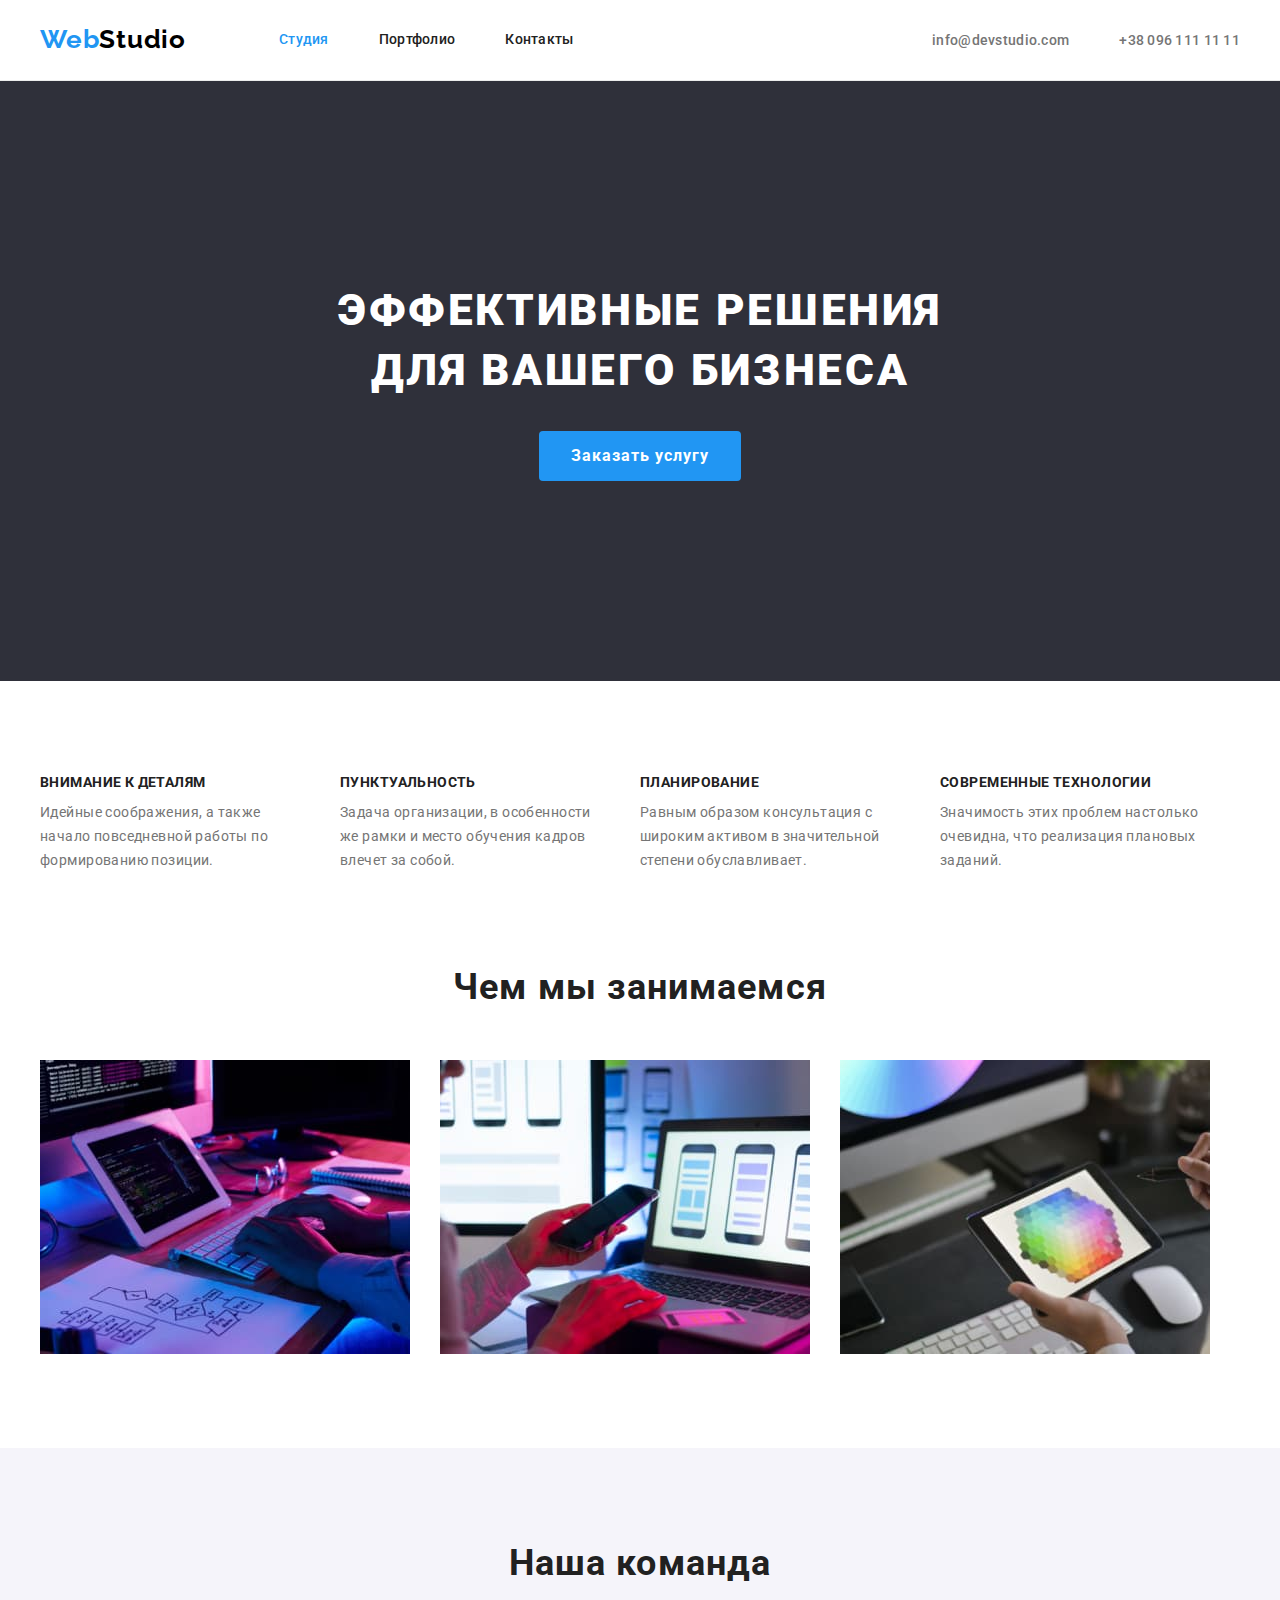
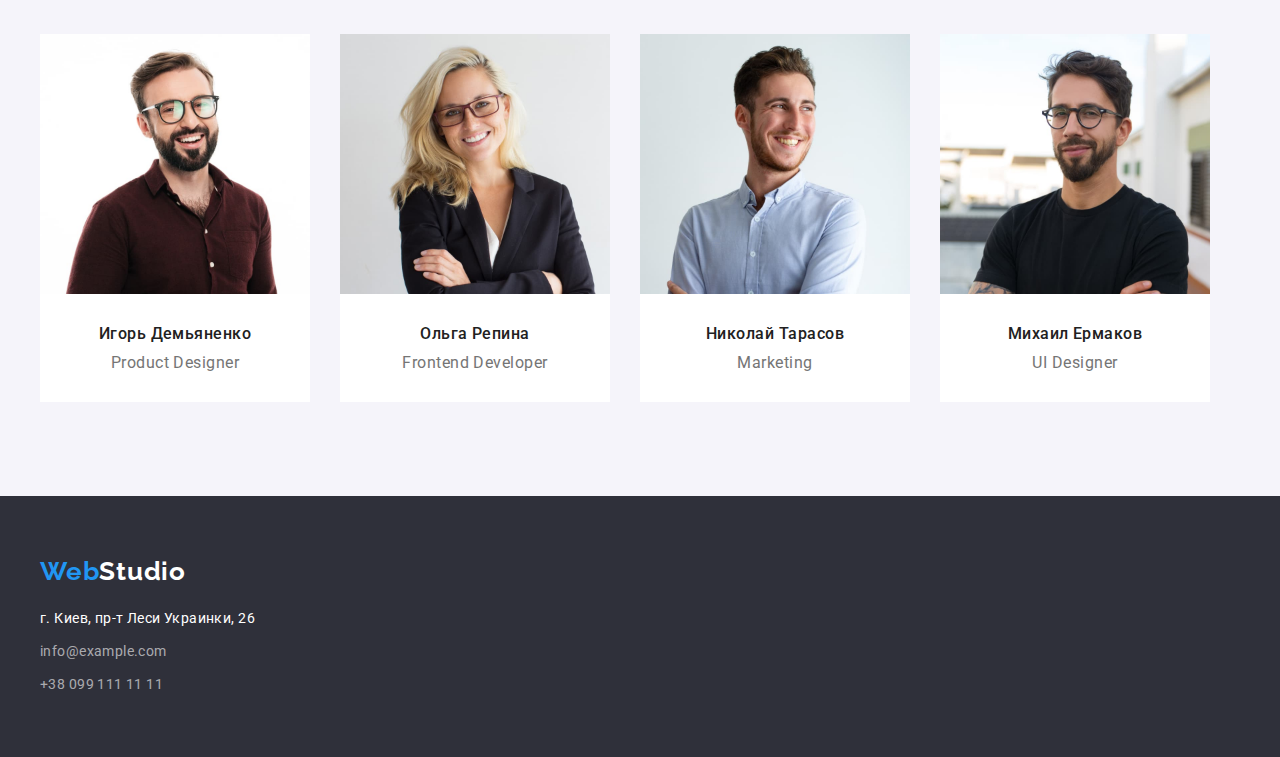
<file: index.html>
<!DOCTYPE html>
<html lang="ru">
  <head>
    <meta charset="UTF-8" />
    <meta http-equiv="X-UA-Compatible" content="IE=edge" />
    <meta name="viewport" content="width=device-width, initial-scale=1.0" />
    <title>Студия</title>
    <link rel="preconnect" href="https://fonts.googleapis.com" />
    <link rel="preconnect" href="https://fonts.gstatic.com" crossorigin />
    <link
      href="https://fonts.googleapis.com/css2?family=Raleway:wght@700&family=Roboto:wght@400;500;700;900&display=swap"
      rel="stylesheet"
    />
    <link
      rel="stylesheet"
      href="https://cdnjs.cloudflare.com/ajax/libs/modern-normalize/1.1.0/modern-normalize.min.css"
      integrity="sha512-wpPYUAdjBVSE4KJnH1VR1HeZfpl1ub8YT/NKx4PuQ5NmX2tKuGu6U/JRp5y+Y8XG2tV+wKQpNHVUX03MfMFn9Q=="
      crossorigin="anonymous"
      referrerpolicy="no-referrer"
    />
    <link rel="stylesheet" href="./css/styles.css" />
  </head>
  <body>
    <!-- Секция хедер -->
    <header class="header">
      <nav class="container main-nav">
        <a class="logo" href="./index.html"> <span class="logo-part">Web</span>Studio</a>
        <ul class="site-nav-list">
          <li class="item"><a href="./index.html" class="site-nav-link-current">Студия</a></li>
          <li class="item"><a href="./portfolio.html" class="site-nav-link">Портфолио</a></li>
          <li class="item"><a href="" class="site-nav-link">Контакты</a></li>
        </ul>
        <ul class="site-nav-contact">
          <li class="item">
            <a class="contact-link" href="mailto:info@devstudio.com">info@devstudio.com</a>
          </li>
          <li class="item">
            <a class="contact-link" href="tel:+380961111111">+38 096 111 11 11</a>
          </li>
        </ul>
      </nav>
    </header>

    <main>
      <!-- Секция герой -->
      <section class="hero">
        <div class="container">
          <h1 class="hero-title">Эффективные решения для вашего бизнеса</h1>
          <button class="button" type="button">Заказать услугу</button>
        </div>
      </section>

      <!-- Особенности -->

      <section class="section-peculiarities">
        <div class="container">
          <h2 class="section-title" hidden>Особенности</h2>
          <ul class="peculiarities-list">
            <li class="points">
              <h3 class="peculiarities-title">Внимание к деталям</h3>
              <p class="peculiarities-item">
                Идейные соображения, а также начало повседневной работы по формированию позиции.
              </p>
            </li>
            <li class="points">
              <h3 class="peculiarities-title">Пунктуальность</h3>
              <p class="peculiarities-item">
                Задача организации, в особенности же рамки и место обучения кадров влечет за собой.
              </p>
            </li>
            <li class="points">
              <h3 class="peculiarities-title">Планирование</h3>
              <p class="peculiarities-item">
                Равным образом консультация с широким активом в значительной степени обуславливает.
              </p>
            </li>
            <li class="points">
              <h3 class="peculiarities-title">Современные технологии</h3>
              <p class="peculiarities-item">
                Значимость этих проблем настолько очевидна, что реализация плановых заданий.
              </p>
            </li>
          </ul>
        </div>
      </section>

      <!-- Чем мы занимаемся -->

      <section class="works">
        <div class="container">
          <h2 class="section-title">Чем мы занимаемся</h2>
          <ul class="work-items">
            <li class="item">
              <img src="./images/box-1.jpg" alt="Программирование" width="370" height="294" />
            </li>
            <li class="item">
              <img src="./images/box-2.jpg" alt="Дизайн" width="370" height="294" />
            </li>
            <li class="item">
              <img src="./images/box-3.jpg" alt="Рисовка" width="370" height="294" />
            </li>
          </ul>
        </div>
      </section>

      <!-- Наша команда -->

      <section class="team">
        <div class="container">
          <h2 class="section-title">Наша команда</h2>
          <ul class="members">
            <li class="team-member">
              <img
                src="./images/team-member-1.jpg"
                alt="Продуктовый дизайнер"
                width="270"
                height="260"
              />
              <div class="description">
                <h3 class="team-member-name">Игорь Демьяненко</h3>
                <p class="team-member-position" lang="en">Product Designer</p>
              </div>
            </li>
            <li class="team-member">
              <img
                src="./images/team-member-2.jpg"
                alt="Фронтенд-разработчик"
                width="270"
                height="260"
              />
              <div class="description">
                <h3 class="team-member-name">Ольга Репина</h3>
                <p class="team-member-position" lang="en">Frontend Developer</p>
              </div>
            </li>
            <li class="team-member">
              <img src="./images/team-member-3.jpg" alt="Маркетинг" width="270" height="260" />
              <div class="description">
                <h3 class="team-member-name">Николай Тарасов</h3>
                <p class="team-member-position" lang="en">Marketing</p>
              </div>
            </li>
            <li class="team-member">
              <img
                src="./images/team-member-4.jpg"
                alt="Дизайнер пользовательского интерфейса"
                width="270"
                height="260"
              />
              <div class="description">
                <h3 class="team-member-name">Михаил Ермаков</h3>
                <p class="team-member-position" lang="en">UI Designer</p>
              </div>
            </li>
          </ul>
        </div>
      </section>
    </main>

    <!-- Секция футер -->
    <footer class="footer">
      <div class="container">
        <a class="logo" href="./index.html"> <span class="logo-part">Web</span>Studio</a>
        <address class="adress">г. Киев, пр-т Леси Украинки, 26</address>
        <ul class="adress-list">
          <li class="adress-item">
            <a href="mailto:info@example.com" class="adress-link">info@example.com</a>
          </li>
          <li class="adress-item">
            <a href="tel:+380991111111" class="adress-link">+38 099 111 11 11</a>
          </li>
        </ul>
      </div>
    </footer>
  </body>
</html>
</file>
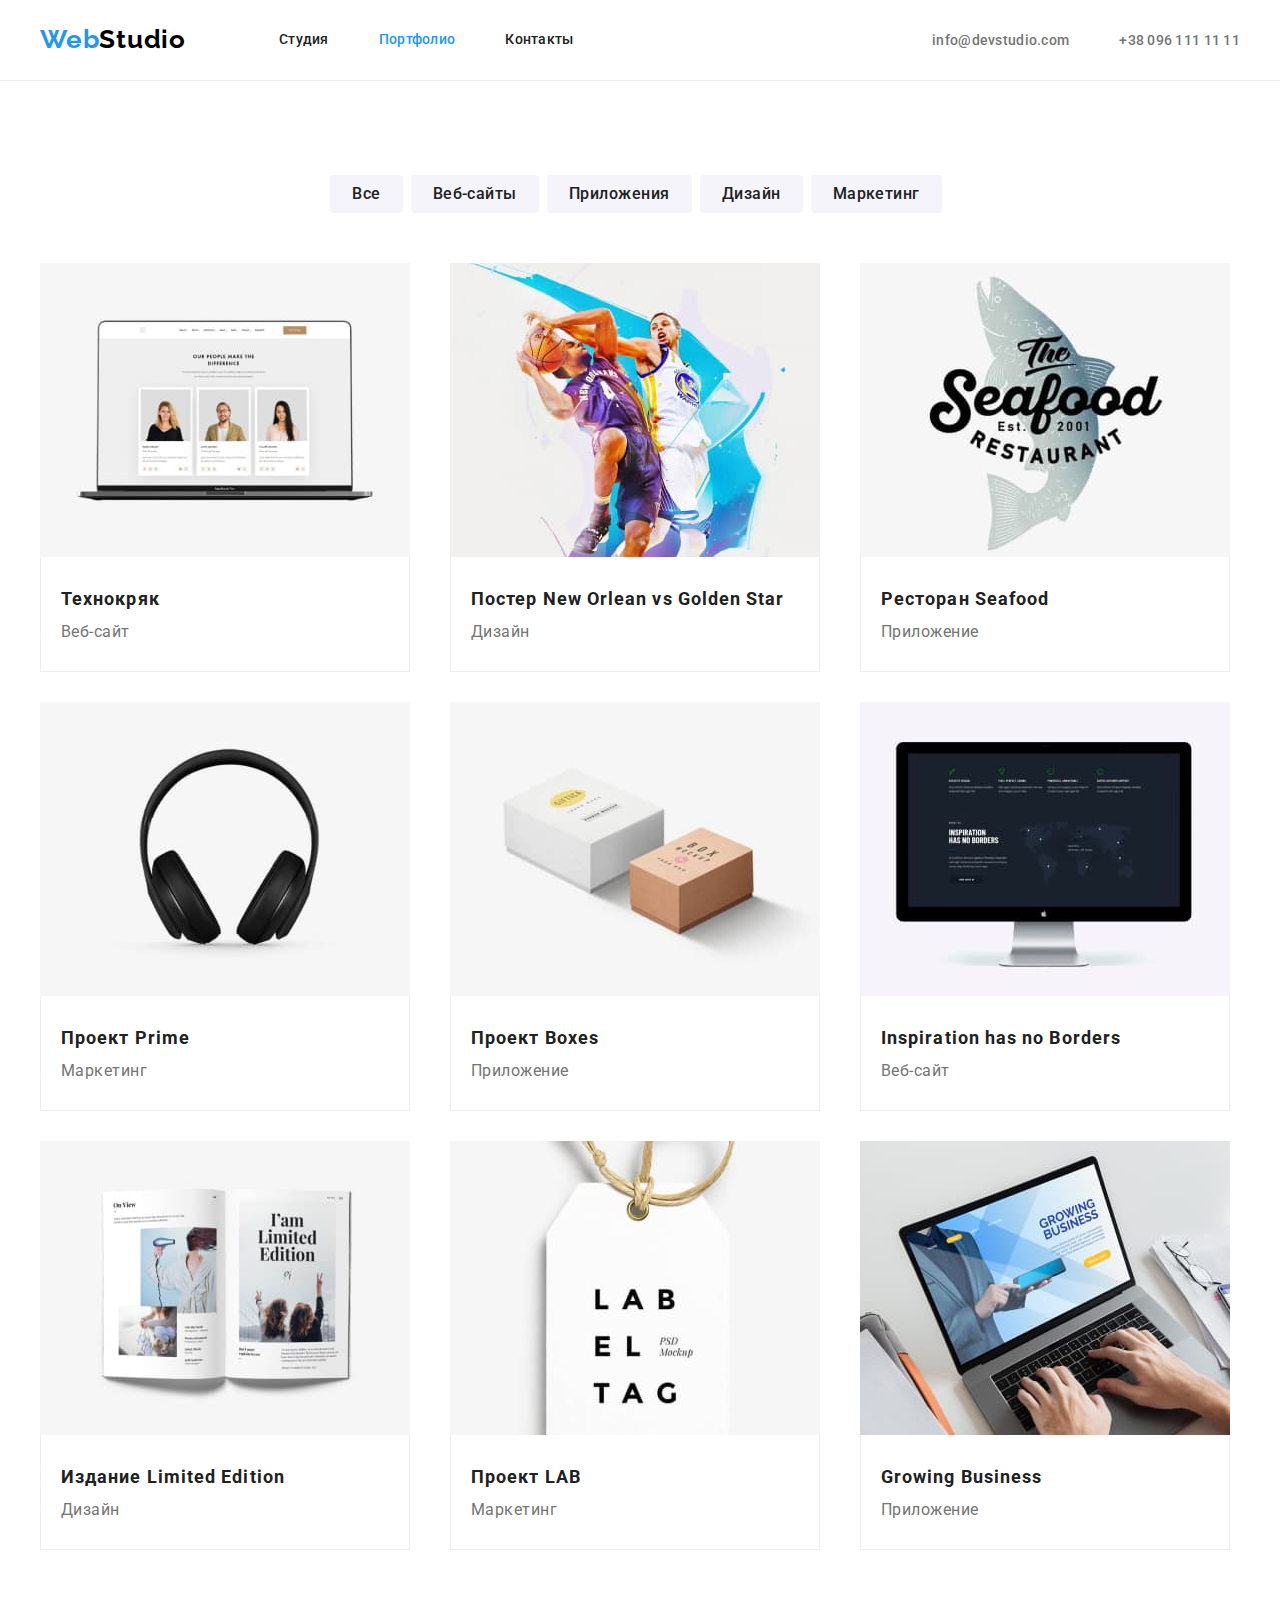
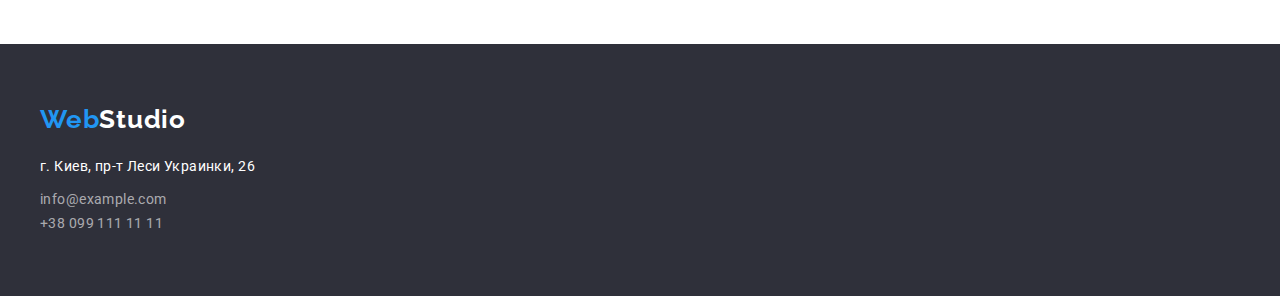
<file: portfolio.html>
<!DOCTYPE html>
<html lang="ru">
  <head>
    <meta charset="UTF-8" />
    <meta http-equiv="X-UA-Compatible" content="IE=edge" />
    <meta name="viewport" content="width=device-width, initial-scale=1.0" />
    <title>Студия</title>
    <link rel="preconnect" href="https://fonts.googleapis.com" />
    <link rel="preconnect" href="https://fonts.gstatic.com" crossorigin />
    <link
      href="https://fonts.googleapis.com/css2?family=Raleway:wght@700&family=Roboto:wght@400;500;700;900&display=swap"
      rel="stylesheet"
    />
    <link
      rel="stylesheet"
      href="https://cdnjs.cloudflare.com/ajax/libs/modern-normalize/1.1.0/modern-normalize.min.css"
      integrity="sha512-wpPYUAdjBVSE4KJnH1VR1HeZfpl1ub8YT/NKx4PuQ5NmX2tKuGu6U/JRp5y+Y8XG2tV+wKQpNHVUX03MfMFn9Q=="
      crossorigin="anonymous"
      referrerpolicy="no-referrer"
    />
    <link rel="stylesheet" href="./css/styles.css" />
  </head>
  <body>
    <!-- Секция хедер -->
    <header class="header">
      <nav class="container main-nav">
        <a class="logo" href="./index.html"> <span class="logo-part">Web</span>Studio</a>
        <ul class="site-nav-list">
          <li class="item"><a href="./index.html" class="site-nav-link">Студия</a></li>
          <li class="item"><a href="" class="site-nav-link-current">Портфолио</a></li>
          <li class="item"><a href="" class="site-nav-link">Контакты</a></li>
        </ul>
        <ul class="site-nav-contact">
          <li class="item">
            <a class="contact-link" href="mailto:info@devstudio.com">info@devstudio.com</a>
          </li>
          <li class="item">
            <a class="contact-link" href="tel:+380961111111">+38 096 111 11 11</a>
          </li>
        </ul>
      </nav>
    </header>

    <main>
      <!-- Секция проэкты -->
      <section class="portfolio">
        <div class="container">
          <ul class="filter">
            <li class="filter-tap"><button class="filter-button" type="button">Все</button></li>
            <li class="filter-tap">
              <button class="filter-button" type="button">Веб-сайты</button>
            </li>
            <li class="filter-tap">
              <button class="filter-button" type="button">Приложения</button>
            </li>
            <li class="filter-tap"><button class="filter-button" type="button">Дизайн</button></li>
            <li class="filter-tap">
              <button class="filter-button" type="button">Маркетинг</button>
            </li>
          </ul>
        </div>
        <div class="container">
          <ul class="projects">
            <li class="items">
              <img src="./images/project-1.jpg" alt="Страница компании" width="370" height="294" />
              <div class="border">
                <h3 class="prorect-title">Технокряк</h3>
                <p class="project-description">Веб-сайт</p>
              </div>
            </li>
            <li class="items">
              <img src="./images/project-2.jpg" alt="Игра в баскетбол" width="370" height="294" />
              <div class="border">
                <h3 class="prorect-title">Постер New Orlean vs Golden Star</h3>
                <p class="project-description">Дизайн</p>
              </div>
            </li>
            <li class="items">
              <img src="./images/project-3.jpg" alt="Лого ресторана" width="370" height="294" />
              <div class="border">
                <h3 class="prorect-title">Ресторан Seafood</h3>
                <p class="project-description">Приложение</p>
              </div>
            </li>
            <li class="items">
              <img src="./images/project-4.jpg" alt="Наушники" width="370" height="294" />
              <div class="border">
                <h3 class="prorect-title">Проект Prime</h3>
                <p class="project-description">Маркетинг</p>
              </div>
            </li>
            <li class="items">
              <img src="./images/project-5.jpg" alt="Две коробки" width="370" height="294" />
              <div class="border">
                <h3 class="prorect-title">Проект Boxes</h3>
                <p class="project-description">Приложение</p>
              </div>
            </li>
            <li class="items">
              <img src="./images/project-6.jpg" alt="Страница сайта" width="370" height="294" />
              <div class="border">
                <h3 class="prorect-title">Inspiration has no Borders</h3>
                <p class="project-description">Веб-сайт</p>
              </div>
            </li>
            <li class="items">
              <img src="./images/project-7.jpg" alt="Журнал" width="370" height="294" />
              <div class="border">
                <h3 class="prorect-title">Издание Limited Edition</h3>
                <p class="project-description">Дизайн</p>
              </div>
            </li>
            <li class="items">
              <img src="./images/project-8.jpg" alt="Лейба магазина" width="370" height="294" />
              <div class="border">
                <h3 class="prorect-title">Проект LAB</h3>
                <p class="project-description">Маркетинг</p>
              </div>
            </li>
            <li class="items">
              <img src="./images/project-9.jpg" alt="Ноутбук" width="370" height="294" />
              <div class="border">
                <h3 class="prorect-title">Growing Business</h3>
                <p class="project-description">Приложение</p>
              </div>
            </li>
          </ul>
        </div>
      </section>
    </main>

    <!-- Секция футер -->
    <footer class="footer">
      <div class="container">
        <a class="logo" href="./index.html"> <span class="logo-part">Web</span>Studio</a>
        <address class="adress">г. Киев, пр-т Леси Украинки, 26</address>
        <ul class="adress-list">
          <li><a href="mailto:info@example.com" class="adress-link">info@example.com</a></li>
          <li><a href="tel:+380991111111" class="adress-link">+38 099 111 11 11</a></li>
        </ul>
      </div>
    </footer>
  </body>
</html>
</file>
<file: css/styles.css>
:root {
    --hero-bg-color: #2F303A;
    --black-color: #000000;
    --title-color: #212121;
    --text-color: #757575;
    --accent-color: #2196F3;
    --white-color: #FFFFFF;
    --button-bgc-color: #F5F4FA;
    --button-hover: #188CE8;
    --footer-bg-color: #2F303A;
    --adress-link-color: rgba(255, 255, 255, 0.6);
    --items: 3;
    --indent: 30px;
}
body {
    margin: 0;
    color: var(--title-color);
    background-color: var(--white-color);
    font-family: 'Roboto', sans-serif
}
.container {
    width: 1200px;
    padding-left: 15px;
    padding-right: 15px;
    margin-left: auto;
    margin-right: auto;
}
ul {
    list-style: none;
}
img {
    display: block;
    max-width: 100%;
    height: auto;
}
.header {
    border-bottom: 1px solid #ECECEC;
}
.header .logo {
    display: flex;
    text-decoration: none;
    color: var(--black-color);
    margin-left: 0;
    margin-right: 93px;
}
.header .logo,
.footer .logo {
    font-family: 'Raleway', sans-serif;
    font-style: normal;
    font-weight: 700;
    font-size: 26px;
    line-height: 1.2;
    letter-spacing: 0.03em;
}
.logo-part {
    color: var(--accent-color);
}
.site-nav-list .site-nav-link-current {
    color: var(--accent-color);
}
.main-nav {
    display: flex;
    align-items: center;
}
.site-nav-list{
    display: flex;
    margin: 0;
    padding: 0;
    font-weight: 500;
    font-size: 14px;
    line-height: 1.14;
    letter-spacing: 0.02em;
}
.site-nav-link-current,
.site-nav-link {
    display: block;
    padding-top: 32px;
    padding-bottom: 32px;
}
.site-nav-list a {
    color: var(--title-color);
    text-decoration: none;
}
.site-nav-list .item:not(:last-child) {
    margin-right: 50px;
}
.site-nav-list .site-nav-link:hover, 
.site-nav-list .site-nav-link:focus {
    color: var(--accent-color);
}
.site-nav-contact {
    margin-left: auto;
    margin-bottom: 0;
    margin-top: 0;
    padding: 0;
    display: flex;
}
.site-nav-contact .item + .item {
    margin-left: 50px;
}

.contact-link:hover,
.contact-link:focus {
    color: var(--accent-color);
}
.hero {
    text-align: center;
    background-color: var(--hero-bg-color)
}
.contact-link {
    padding-top: 32px;
    padding-bottom: 32px;
    text-decoration: none;
    color: var(--text-color);
    font-weight: 500;
    font-size: 14px;
    line-height: 1.14;
    letter-spacing: 0.02em;
}
.contact-link:hover,
.contact-link:focus,
.contact-link:active {
    color: var(--accent-color);
}
.hero {
    padding-top: 200px;
    padding-bottom: 200px;
}
.hero-title {
    margin-top: 0;
    margin-bottom: 30px;
    margin-left: auto;
    margin-right: auto;
    max-width: 696px;
    color: var(--white-color);
    font-weight: 900;
    font-size: 44px;
    line-height: 1.36;
    text-align: center;
    letter-spacing: 0.06em;
    text-transform: uppercase;
}
.hero .button {
    display: inline-flex;
    padding: 10px 32px;
    border-radius: 4px;
    min-width: 200px;
    color: var(--white-color);
    background-color: var(--accent-color);
    border: none;

    font-family: inherit;
    font-weight: 700;
    font-size: 16px;
    line-height: 1.88;
    align-items: center;
    text-align: center;
    letter-spacing: 0.06em;
    cursor: pointer
}
.hero .button:hover,
.hero .button:focus {
    background-color: var(--button-hover);
    color: var(--white-color);
}
.section-peculiarities {
    padding-top: 94px;
    padding-bottom: 94px;
}
.peculiarities-list {
    display: flex;
    margin: 0;
    padding: 0;
}
.points {
    width: 270px;
}
.peculiarities-title {
    margin-top: 0;
    margin-bottom: 10px;
    color: var(--title-color);
    font-weight: 700;
    font-size: 14px;
    line-height: 1.14;
    letter-spacing: 0.03em;
    text-transform: uppercase;
}
.peculiarities-list .points:not(:last-child) {
    margin-right: 30px;
}
.peculiarities-item {
    margin-top: 0;
    margin-bottom: 0;
    color: var(--text-color);
    font-weight: 400;
    font-size: 14px;
    line-height: 1.71;
    letter-spacing: 0.03em;
}
.works {
    padding-bottom: 94px;
}
.works .section-title {
    margin-top: 0;
    margin-bottom: 50px;
    color: var(--title-color);
    font-weight: 700;
    font-size: 36px;
    line-height: 1.2;
    text-align: center;
    letter-spacing: 0.03em;
}
.work-items {
    display: flex;
    padding: 0;
    margin: 0;
}
.work-items .item {
    margin-right: 30px;
}
.work-items .item:nth-child(3n) {
    margin-right: 0;
}
.work-items .item img {
    display: block;
    max-width: 100%;
    height: auto;
}
.team {
    padding-top: 94px;
    padding-bottom: 94px;
    background-color: var(--button-bgc-color);
}
.team .section-title {
    margin-bottom: 50px;
    margin-top: 0;
    font-weight: 700;
    font-size: 36px;
    line-height: 42px;
    text-align: center;
    letter-spacing: 0.03em;
}
.members {
    display: flex;
    padding: 0;
    margin: 0;
}
.team-member {
    background-color: var(--white-color);
    margin-right: 30px;
}
.members .team-member:nth-child(4n) {
    margin-right: 0;
}
.team-member .team-member-name {
    color: var(--title-color);
    font-weight: 500;
    font-size: 16px;
    line-height: 1.2;
    letter-spacing: 0.03em;
}
.team-member .description {
    padding-top: 30px;
    padding-bottom: 30px;
    text-align: center;
}
.team-member-name {
    margin-bottom: 10px;
    margin-top: 0;
}
.team-member-position {
    margin: 0;
}
.team-member-position {
    color: var(--text-color);
    font-weight: 400;
    font-size: 16px;
    line-height: 1.2;
    letter-spacing: 0.03em;
}
.footer {
    display: flex;
    padding-top: 60px;
    padding-bottom: 60px;
    background-color: var(--footer-bg-color);
}
.footer .logo {
    display: flex;
    margin-bottom: 20px;
    color: var(--white-color);
    text-decoration: none;
}
.adress {
    margin-bottom: 9px;
    color: var(--white-color);
    font-style: normal;
    font-weight: 400;
    font-size: 14px;
    line-height: 1.71;
    letter-spacing: 0.03em;
}
.adress-list {
    padding: 0;
    margin: 0;
}
.adress-item:not(:last-child) {
    margin-bottom: 9px;
}
.footer .adress-link {
    display: flex;
    color: var(--adress-link-color);
    text-decoration: none;
    font-weight: 400;
    font-size: 14px;
    line-height: 1.71;
    letter-spacing: 0.03em;
}

.adress-link:hover,
.adress-link:focus,
.adress-link:active {
color: var(--accent-color);
}


/* страница порфолио */
.portfolio {
    padding-top: 94px;
    padding-bottom: 94px;
}
.items {
    width: 370px;
    margin-bottom: 30px;
}
.items:not(:nth-child(3n)) {
    margin-right: 30px;
}
.filter {
    display: flex;
    justify-content: center;
    padding: 0;
    margin-top: 0;
    margin-bottom: 50px;
}
.filter-tap {
    margin-right: 8px;
}
.filter-button {
    align-items: center;
    padding: 6px 22px;
    color: var(--title-color);
    background-color: var(--button-bgc-color);
    border: none;
    border-radius: 4px;
    font-family: inherit;
    font-weight: 500;
    font-size: 16px;
    line-height: 1.62;
    text-align: center;
    letter-spacing: 0.03em;
    cursor: pointer
}
.filter-button:last-child {
    margin-right: 0;
}
.filter-button:hover,
.filter-button:focus {
    color: var(--white-color);
    background-color: var(--accent-color);
}
.projects {
    display: flex;
    flex-wrap: wrap;
    margin: calc(-1 * var(--indent) / 2);
    align-items: center;
    padding: 0;
}
.projects .items {
    flex-basis: calc((100% - var(--indent) * var(--items)) / var(--items));
    margin: calc(var(--indent) / 2);
}
.prorect-title {
    margin-bottom: 20px;
    margin-left: 24px;
    margin-right: 24px;
    margin: 0;
    color: var(--title-color);
    font-weight: 700;
    font-size: 18px;
    line-height: 2;
    letter-spacing: 0.06em;
}
.project-description {
    margin: 0;
    color: var(--text-color);
    font-weight: 400;
    font-size: 16px;
    line-height: 1.88;
    letter-spacing: 0.03em;
}
.border {
    box-sizing: border-box;
    width: 370px;
    padding: 24px 20px;
    border-right: 1px solid #EEEEEE;
    border-bottom: 1px solid #EEEEEE;
    border-left: 1px solid #EEEEEE;
}
</file>
